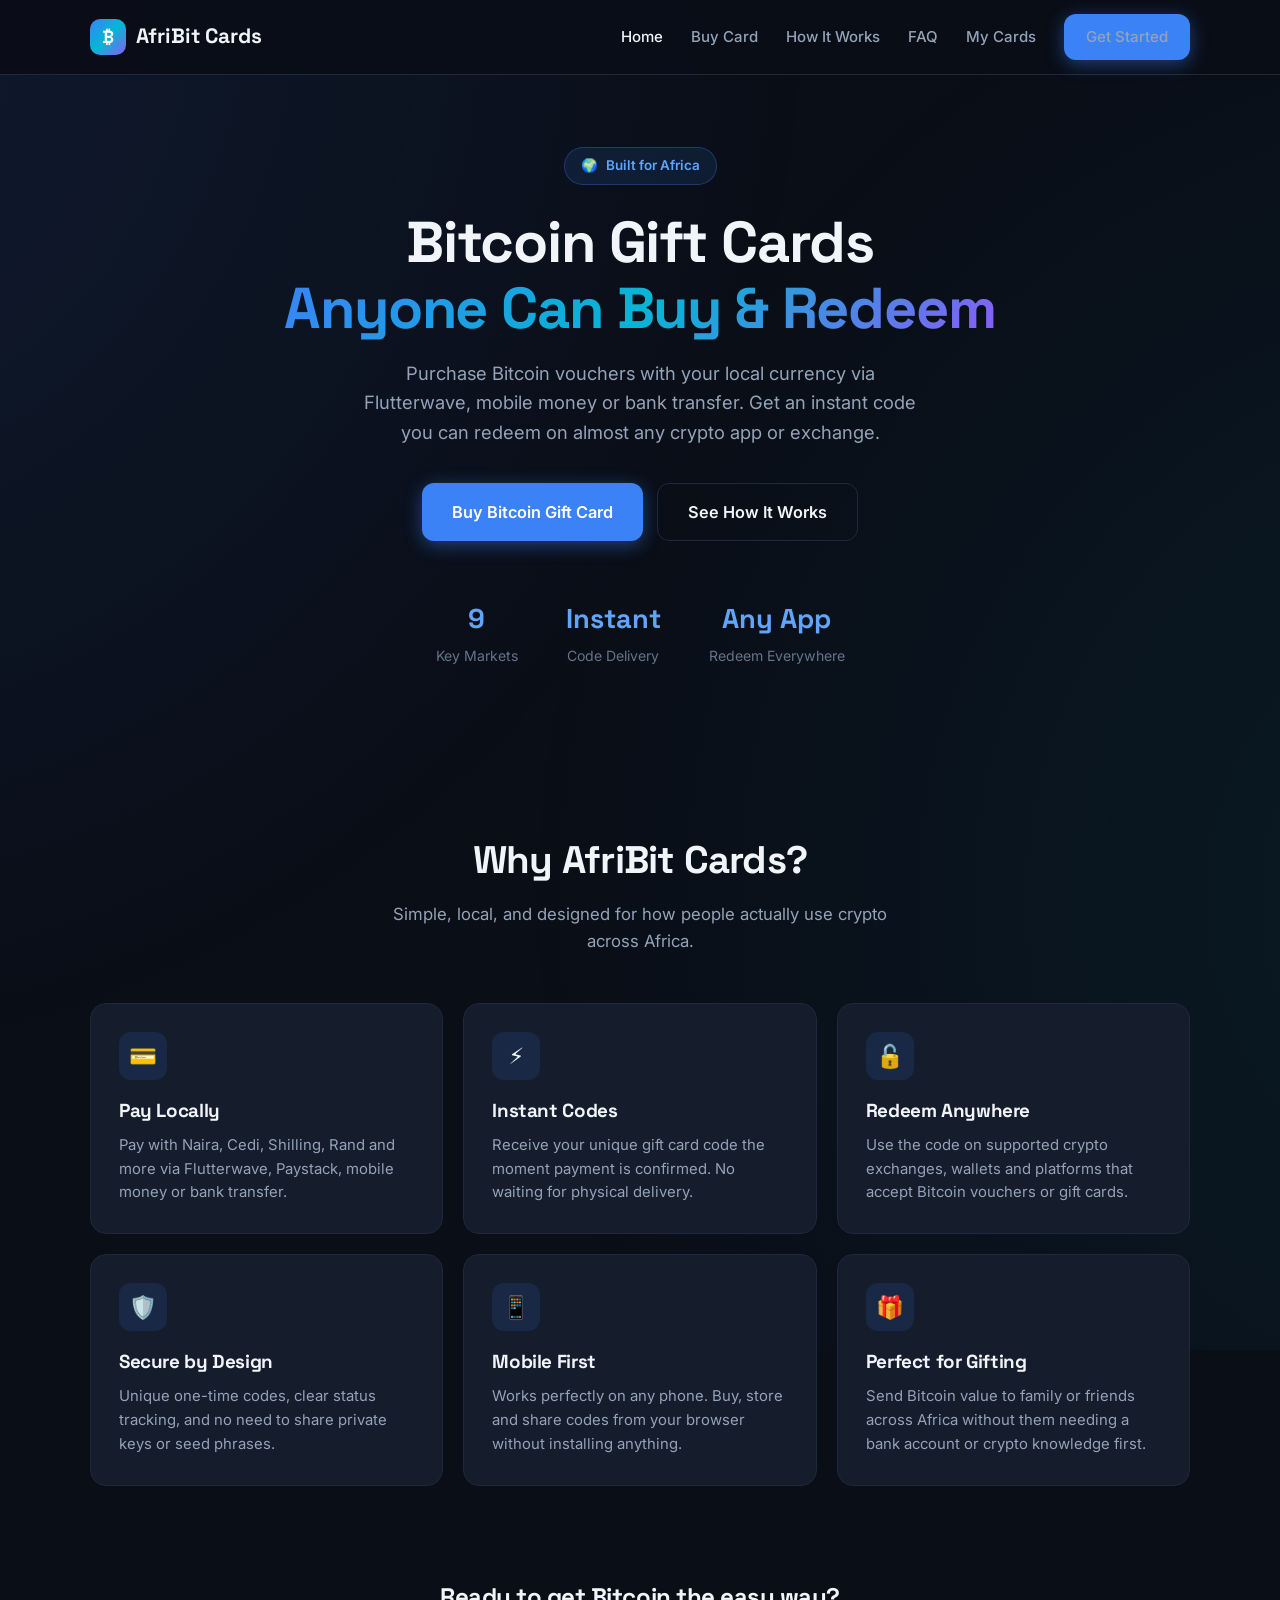
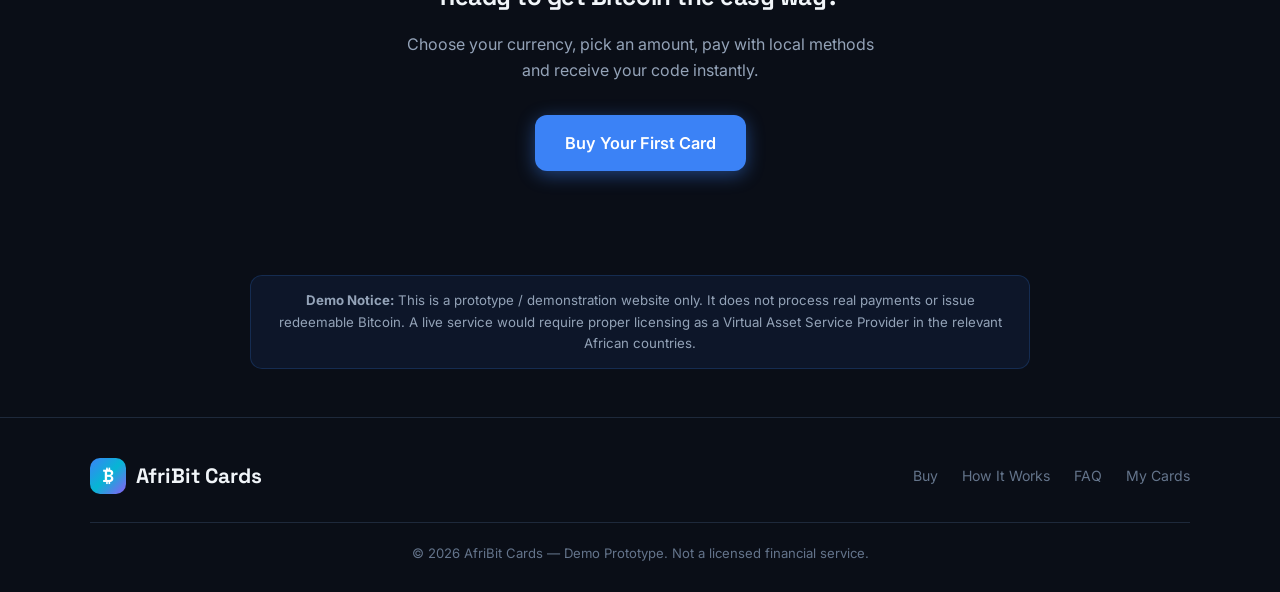
<file: index.html>
<!DOCTYPE html>
<html lang="en">
<head>
  <meta charset="UTF-8">
  <meta name="viewport" content="width=device-width, initial-scale=1.0">
  <title>AfriBit Cards — Bitcoin Gift Cards for Africa</title>
  <meta name="description" content="Buy Bitcoin gift cards with local African currencies. Instant codes redeemable on any crypto app or exchange.">
  <link rel="stylesheet" href="css/style.css">
</head>
<body>
  <!-- Navbar -->
  <nav class="navbar">
    <div class="container nav-inner">
      <a href="index.html" class="logo">
        <div class="logo-icon">₿</div>
        AfriBit Cards
      </a>
      <div class="nav-links">
        <a href="index.html" class="active">Home</a>
        <a href="buy.html">Buy Card</a>
        <a href="how-it-works.html">How It Works</a>
        <a href="faq.html">FAQ</a>
        <a href="my-cards.html">My Cards</a>
        <a href="buy.html" class="btn btn-primary">Get Started</a>
      </div>
      <button class="mobile-toggle" aria-label="Menu">☰</button>
    </div>
  </nav>

  <!-- Hero -->
  <section class="hero">
    <div class="container">
      <div class="hero-badge">
        <span>🌍</span> Built for Africa
      </div>
      <h1>Bitcoin Gift Cards<br><span>Anyone Can Buy & Redeem</span></h1>
      <p>
        Purchase Bitcoin vouchers with your local currency via Flutterwave, mobile money or bank transfer. 
        Get an instant code you can redeem on almost any crypto app or exchange.
      </p>
      <div class="hero-cta">
        <a href="buy.html" class="btn btn-primary btn-lg">Buy Bitcoin Gift Card</a>
        <a href="how-it-works.html" class="btn btn-outline btn-lg">See How It Works</a>
      </div>

      <div class="hero-stats">
        <div class="stat">
          <div class="stat-value">9</div>
          <div class="stat-label">Key Markets</div>
        </div>
        <div class="stat">
          <div class="stat-value">Instant</div>
          <div class="stat-label">Code Delivery</div>
        </div>
        <div class="stat">
          <div class="stat-value">Any App</div>
          <div class="stat-label">Redeem Everywhere</div>
        </div>
      </div>
    </div>
  </section>

  <!-- Features -->
  <section class="section">
    <div class="container">
      <div class="section-header">
        <h2>Why AfriBit Cards?</h2>
        <p>Simple, local, and designed for how people actually use crypto across Africa.</p>
      </div>

      <div class="features-grid">
        <div class="feature-card">
          <div class="feature-icon">💳</div>
          <h3>Pay Locally</h3>
          <p>Pay with Naira, Cedi, Shilling, Rand and more via Flutterwave, Paystack, mobile money or bank transfer.</p>
        </div>
        <div class="feature-card">
          <div class="feature-icon">⚡</div>
          <h3>Instant Codes</h3>
          <p>Receive your unique gift card code the moment payment is confirmed. No waiting for physical delivery.</p>
        </div>
        <div class="feature-card">
          <div class="feature-icon">🔓</div>
          <h3>Redeem Anywhere</h3>
          <p>Use the code on supported crypto exchanges, wallets and platforms that accept Bitcoin vouchers or gift cards.</p>
        </div>
        <div class="feature-card">
          <div class="feature-icon">🛡️</div>
          <h3>Secure by Design</h3>
          <p>Unique one-time codes, clear status tracking, and no need to share private keys or seed phrases.</p>
        </div>
        <div class="feature-card">
          <div class="feature-icon">📱</div>
          <h3>Mobile First</h3>
          <p>Works perfectly on any phone. Buy, store and share codes from your browser without installing anything.</p>
        </div>
        <div class="feature-card">
          <div class="feature-icon">🎁</div>
          <h3>Perfect for Gifting</h3>
          <p>Send Bitcoin value to family or friends across Africa without them needing a bank account or crypto knowledge first.</p>
        </div>
      </div>
    </div>
  </section>

  <!-- CTA -->
  <section class="section" style="padding-top: 20px;">
    <div class="container text-center">
      <h2 style="margin-bottom: 16px;">Ready to get Bitcoin the easy way?</h2>
      <p style="color: var(--text-secondary); margin-bottom: 32px; max-width: 480px; margin-left: auto; margin-right: auto;">
        Choose your currency, pick an amount, pay with local methods and receive your code instantly.
      </p>
      <a href="buy.html" class="btn btn-primary btn-lg">Buy Your First Card</a>
    </div>
  </section>

  <div class="disclaimer">
    <strong>Demo Notice:</strong> This is a prototype / demonstration website only. 
    It does not process real payments or issue redeemable Bitcoin. 
    A live service would require proper licensing as a Virtual Asset Service Provider in the relevant African countries.
  </div>

  <!-- Footer -->
  <footer class="footer">
    <div class="container">
      <div class="footer-inner">
        <a href="index.html" class="logo">
          <div class="logo-icon">₿</div>
          AfriBit Cards
        </a>
        <div class="footer-links">
          <a href="buy.html">Buy</a>
          <a href="how-it-works.html">How It Works</a>
          <a href="faq.html">FAQ</a>
          <a href="my-cards.html">My Cards</a>
        </div>
      </div>
      <div class="footer-bottom">
        © 2026 AfriBit Cards — Demo Prototype. Not a licensed financial service.
      </div>
    </div>
  </footer>

  <script src="js/main.js"></script>
</body>
</html>
</file>
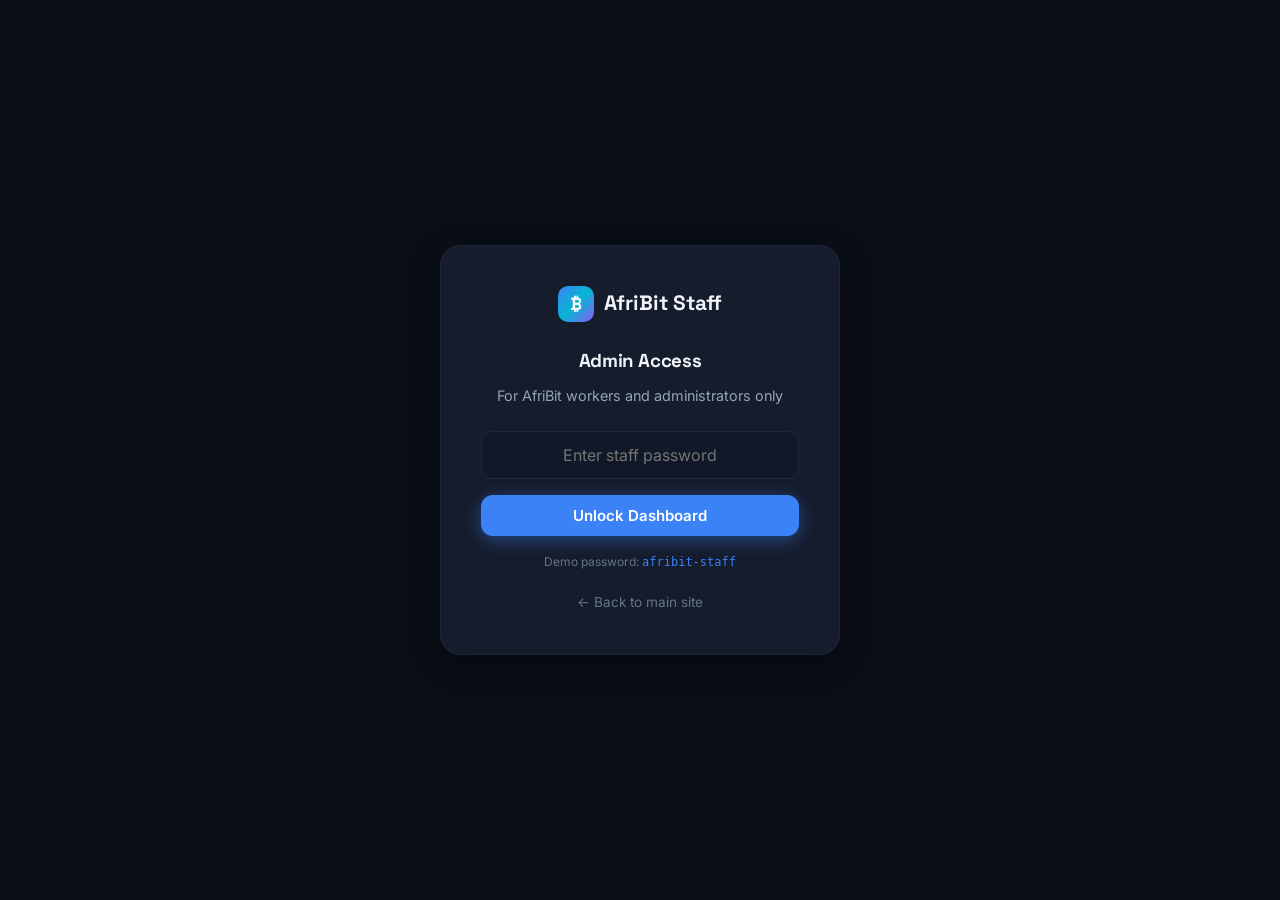
<file: admin.html>
<!DOCTYPE html>
<html lang="en">
<head>
  <meta charset="UTF-8">
  <meta name="viewport" content="width=device-width, initial-scale=1.0">
  <title>Admin Dashboard — AfriBit Cards (Demo)</title>
  <link rel="stylesheet" href="css/style.css">
  <style>
    .admin-header {
      display: flex;
      justify-content: space-between;
      align-items: center;
      margin-bottom: 32px;
      flex-wrap: wrap;
      gap: 16px;
    }
    .stats-row {
      display: grid;
      grid-template-columns: repeat(auto-fit, minmax(160px, 1fr));
      gap: 16px;
      margin-bottom: 32px;
    }
    .stat-box {
      background: var(--bg-card);
      border: 1px solid var(--border);
      border-radius: var(--radius-sm);
      padding: 20px;
      text-align: center;
    }
    .stat-box .num {
      font-family: 'Space Grotesk', sans-serif;
      font-size: 1.8rem;
      font-weight: 700;
      color: var(--accent);
    }
    .stat-box .label {
      font-size: 0.85rem;
      color: var(--text-muted);
      margin-top: 4px;
    }
    .table-wrap {
      overflow-x: auto;
      background: var(--bg-card);
      border: 1px solid var(--border);
      border-radius: var(--radius);
    }
    table {
      width: 100%;
      border-collapse: collapse;
      font-size: 0.9rem;
    }
    th, td {
      padding: 14px 16px;
      text-align: left;
      border-bottom: 1px solid var(--border);
    }
    th {
      background: var(--bg-secondary);
      color: var(--text-secondary);
      font-weight: 600;
      font-size: 0.8rem;
      text-transform: uppercase;
      letter-spacing: 0.04em;
    }
    tr:last-child td { border-bottom: none; }
    tr:hover td { background: rgba(247,147,26,0.04); }
    .code-cell {
      font-family: 'Space Grotesk', monospace;
      color: var(--accent);
      font-weight: 600;
      letter-spacing: 0.5px;
    }
    .badge {
      display: inline-block;
      padding: 4px 10px;
      border-radius: 20px;
      font-size: 0.75rem;
      font-weight: 600;
    }
    .badge-active { background: rgba(0,214,143,0.15); color: var(--success); }
    .badge-sent { background: rgba(139,92,246,0.15); color: #a78bfa; }
    .action-btns { display: flex; gap: 8px; }
    .btn-sm {
      padding: 6px 12px;
      font-size: 0.8rem;
      border-radius: 8px;
    }
    .email-preview {
      background: var(--bg-secondary);
      border: 1px solid var(--border);
      border-radius: 12px;
      padding: 20px;
      margin-top: 16px;
      font-size: 0.9rem;
      line-height: 1.6;
      display: none;
    }
    .email-preview.show { display: block; }
    .email-preview .subject {
      font-weight: 700;
      margin-bottom: 12px;
      padding-bottom: 8px;
      border-bottom: 1px solid var(--border);
    }
  </style>
</head>

<body>
  <!-- Simple staff login gate (demo only - not real security) -->
  <div id="loginGate" style="position:fixed;inset:0;background:var(--bg-primary);z-index:9999;display:flex;align-items:center;justify-content:center;">
    <div style="background:var(--bg-card);border:1px solid var(--border);border-radius:20px;padding:40px;width:90%;max-width:400px;text-align:center;box-shadow:var(--shadow);">
      <div class="logo" style="justify-content:center;margin-bottom:24px;">
        <div class="logo-icon">₿</div>
        AfriBit Staff
      </div>
      <h3 style="margin-bottom:8px;">Admin Access</h3>
      <p style="color:var(--text-secondary);font-size:0.9rem;margin-bottom:24px;">For AfriBit workers and administrators only</p>
      <input type="password" id="adminPass" class="form-control" placeholder="Enter staff password" style="margin-bottom:16px;text-align:center;" onkeydown="if(event.key==='Enter') checkAdminPass()">
      <button class="btn btn-primary btn-block" onclick="checkAdminPass()">Unlock Dashboard</button>
      <p style="font-size:0.75rem;color:var(--text-muted);margin-top:16px;">Demo password: <code style="color:var(--accent);">afribit-staff</code></p>
      <a href="index.html" style="display:inline-block;margin-top:20px;color:var(--text-muted);font-size:0.85rem;">← Back to main site</a>
    </div>
  </div>

  <div id="adminContent" style="display:none;">

  <nav class="navbar">
    <div class="container nav-inner">
      <a href="index.html" class="logo">
        <div class="logo-icon">₿</div>
        AfriBit Cards
      </a>
      <div class="nav-links">
        <a href="index.html">Home</a>
        <a href="buy.html">Buy Card</a>
        <a href="how-it-works.html">How It Works</a>
        <a href="faq.html">FAQ</a>
        <a href="my-cards.html">My Cards</a>
        <a href="admin.html" class="active">Admin</a>
      </div>
      <button class="mobile-toggle">☰</button>
    </div>
  </nav>

  <section class="section" style="padding-top: 40px;">
    <div class="container">
      <div class="admin-header">
        <div>
          <h2 style="margin-bottom: 4px;">Admin Dashboard</h2>
          <p style="color: var(--text-secondary); font-size: 0.95rem;">Demo only — data stored in browser localStorage</p>
        </div>
        <div style="display:flex; gap:12px;">
          <button class="btn btn-outline btn-sm" onclick="clearAllCards()">Clear All Data</button>
          <button class="btn btn-primary btn-sm" onclick="location.href='buy.html'">+ Issue New Card</button>
        </div>
      </div>

      <div class="stats-row" id="statsRow">
        <div class="stat-box">
          <div class="num" id="statTotal">0</div>
          <div class="label">Total Cards</div>
        </div>
        <div class="stat-box">
          <div class="num" id="statActive">0</div>
          <div class="label">Active</div>
        </div>
        <div class="stat-box">
          <div class="num" id="statValue">—</div>
          <div class="label">Est. Value (demo)</div>
        </div>
        <div class="stat-box">
          <div class="num" id="statEmails">0</div>
          <div class="label">Emails Simulated</div>
        </div>
      </div>

      <div class="table-wrap">
        <table>
          <thead>
            <tr>
              <th>Code</th>
              <th>Amount</th>
              <th>Currency</th>
              <th>Date</th>
              <th>Status</th>
              <th>Actions</th>
            </tr>
          </thead>
          <tbody id="adminTableBody">
            <!-- filled by JS -->
          </tbody>
        </table>
      </div>

      <div id="emailPreview" class="email-preview">
        <div class="subject">📧 Simulated Email Preview</div>
        <div id="emailBody"></div>
        <button class="btn btn-outline btn-sm mt-4" onclick="document.getElementById('emailPreview').classList.remove('show')">Close Preview</button>
      </div>
    </div>
  </section>

  <div class="disclaimer">
    <strong>Admin Demo Notice:</strong> This dashboard is purely for demonstration. In a real product it would be protected by authentication, role-based access, and connected to a secure backend database.
  </div>

  <footer class="footer">
    <div class="container">
      <div class="footer-inner">
        <a href="index.html" class="logo">
          <div class="logo-icon">₿</div>
          AfriBit Cards
        </a>
        <div class="footer-links">
          <a href="buy.html">Buy</a>
          <a href="how-it-works.html">How It Works</a>
          <a href="faq.html">FAQ</a>
          <a href="my-cards.html">My Cards</a>
          <a href="admin.html">Admin</a>
        </div>
      </div>
      <div class="footer-bottom">
        © 2026 AfriBit Cards — Demo Prototype
      </div>
    </div>
  </footer>

  <script src="js/main.js"></script>
  <script>
    // Extra admin logic
    function loadAdmin() {
      const cards = JSON.parse(localStorage.getItem('afribit_cards') || '[]');
      const emails = parseInt(localStorage.getItem('afribit_emails') || '0');

      document.getElementById('statTotal').textContent = cards.length;
      document.getElementById('statActive').textContent = cards.filter(c => c.status === 'Active').length;
      document.getElementById('statEmails').textContent = emails;

      // Rough total value display (just count of cards for demo)
      document.getElementById('statValue').textContent = cards.length > 0 ? cards.length + ' cards' : '—';

      const tbody = document.getElementById('adminTableBody');
      if (cards.length === 0) {
        tbody.innerHTML = `<tr><td colspan="6" style="text-align:center;color:var(--text-muted);padding:40px;">No cards issued yet. <a href="buy.html" style="color:var(--accent);">Buy one</a> to see data here.</td></tr>`;
        return;
      }

      tbody.innerHTML = cards.map((c, i) => `
        <tr>
          <td class="code-cell">${c.code}</td>
          <td>${Number(c.amount).toLocaleString()}</td>
          <td>${c.currency}</td>
          <td>${new Date(c.date).toLocaleString()}</td>
          <td><span class="badge badge-active">${c.status}</span></td>
          <td>
            <div class="action-btns">
              <button class="btn btn-outline btn-sm" onclick="simulateEmail('${c.code}', ${c.amount}, '${c.currency}')">📧 Email</button>
              <button class="btn btn-outline btn-sm" onclick="copyAdminCode('${c.code}')">Copy</button>
            </div>
          </td>
        </tr>
      `).join('');
    }

    function simulateEmail(code, amount, currency) {
      const cur = (typeof CURRENCIES !== 'undefined' ? CURRENCIES.find(c => c.code === currency) : null);
      const symbol = cur ? cur.symbol : currency;
      const formatted = symbol + ' ' + Number(amount).toLocaleString();

      const body = `
        <p><strong>To:</strong> customer@example.com</p>
        <p><strong>From:</strong> noreply@afribit.cards</p>
        <p><strong>Subject:</strong> Your AfriBit Bitcoin Gift Card is ready 🎁</p>
        <hr style="border-color:var(--border);margin:16px 0;">
        <p>Hi there,</p>
        <p>Thank you for your purchase! Your Bitcoin gift card has been issued.</p>
        <p><strong>Card Value:</strong> ${formatted}</p>
        <p><strong>Gift Code:</strong></p>
        <div style="background:rgba(247,147,26,0.1);border:1px dashed var(--accent);padding:16px;border-radius:8px;text-align:center;font-family:monospace;font-size:1.2rem;font-weight:700;color:var(--accent);letter-spacing:1px;margin:12px 0;">
          ${code}
        </div>
        <p>Redeem this code on any supported crypto exchange or wallet that accepts AfriBit vouchers to receive Bitcoin.</p>
        <p style="color:var(--text-muted);font-size:0.85rem;">This is a simulated email for demonstration purposes only.</p>
      `;

      document.getElementById('emailBody').innerHTML = body;
      document.getElementById('emailPreview').classList.add('show');

      // Increment email counter
      let count = parseInt(localStorage.getItem('afribit_emails') || '0') + 1;
      localStorage.setItem('afribit_emails', count);
      document.getElementById('statEmails').textContent = count;
    }

    function copyAdminCode(code) {
      navigator.clipboard.writeText(code).then(() => alert('Code copied: ' + code));
    }

    function clearAllCards() {
      if (confirm('Clear all demo cards and email counters from this browser?')) {
        localStorage.removeItem('afribit_cards');
        localStorage.removeItem('afribit_emails');
        loadAdmin();
      }
    }

    document.addEventListener('DOMContentLoaded', loadAdmin);
  </script>

  </div> <!-- end adminContent -->

  <script>
    function checkAdminPass() {
      const pass = document.getElementById('adminPass').value;
      // Demo password - in real product this would be proper auth
      if (pass === 'afribit-staff' || pass === 'afribit2026') {
        sessionStorage.setItem('afribit_admin', '1');
        document.getElementById('loginGate').style.display = 'none';
        document.getElementById('adminContent').style.display = 'block';
        if (typeof loadAdmin === 'function') loadAdmin();
      } else {
        alert('Incorrect password. Access restricted to AfriBit staff only.');
      }
    }
    // Auto unlock if already authenticated in this session
    if (sessionStorage.getItem('afribit_admin') === '1') {
      document.getElementById('loginGate').style.display = 'none';
      document.getElementById('adminContent').style.display = 'block';
    }
  </script>
</body>
</html>
</file>
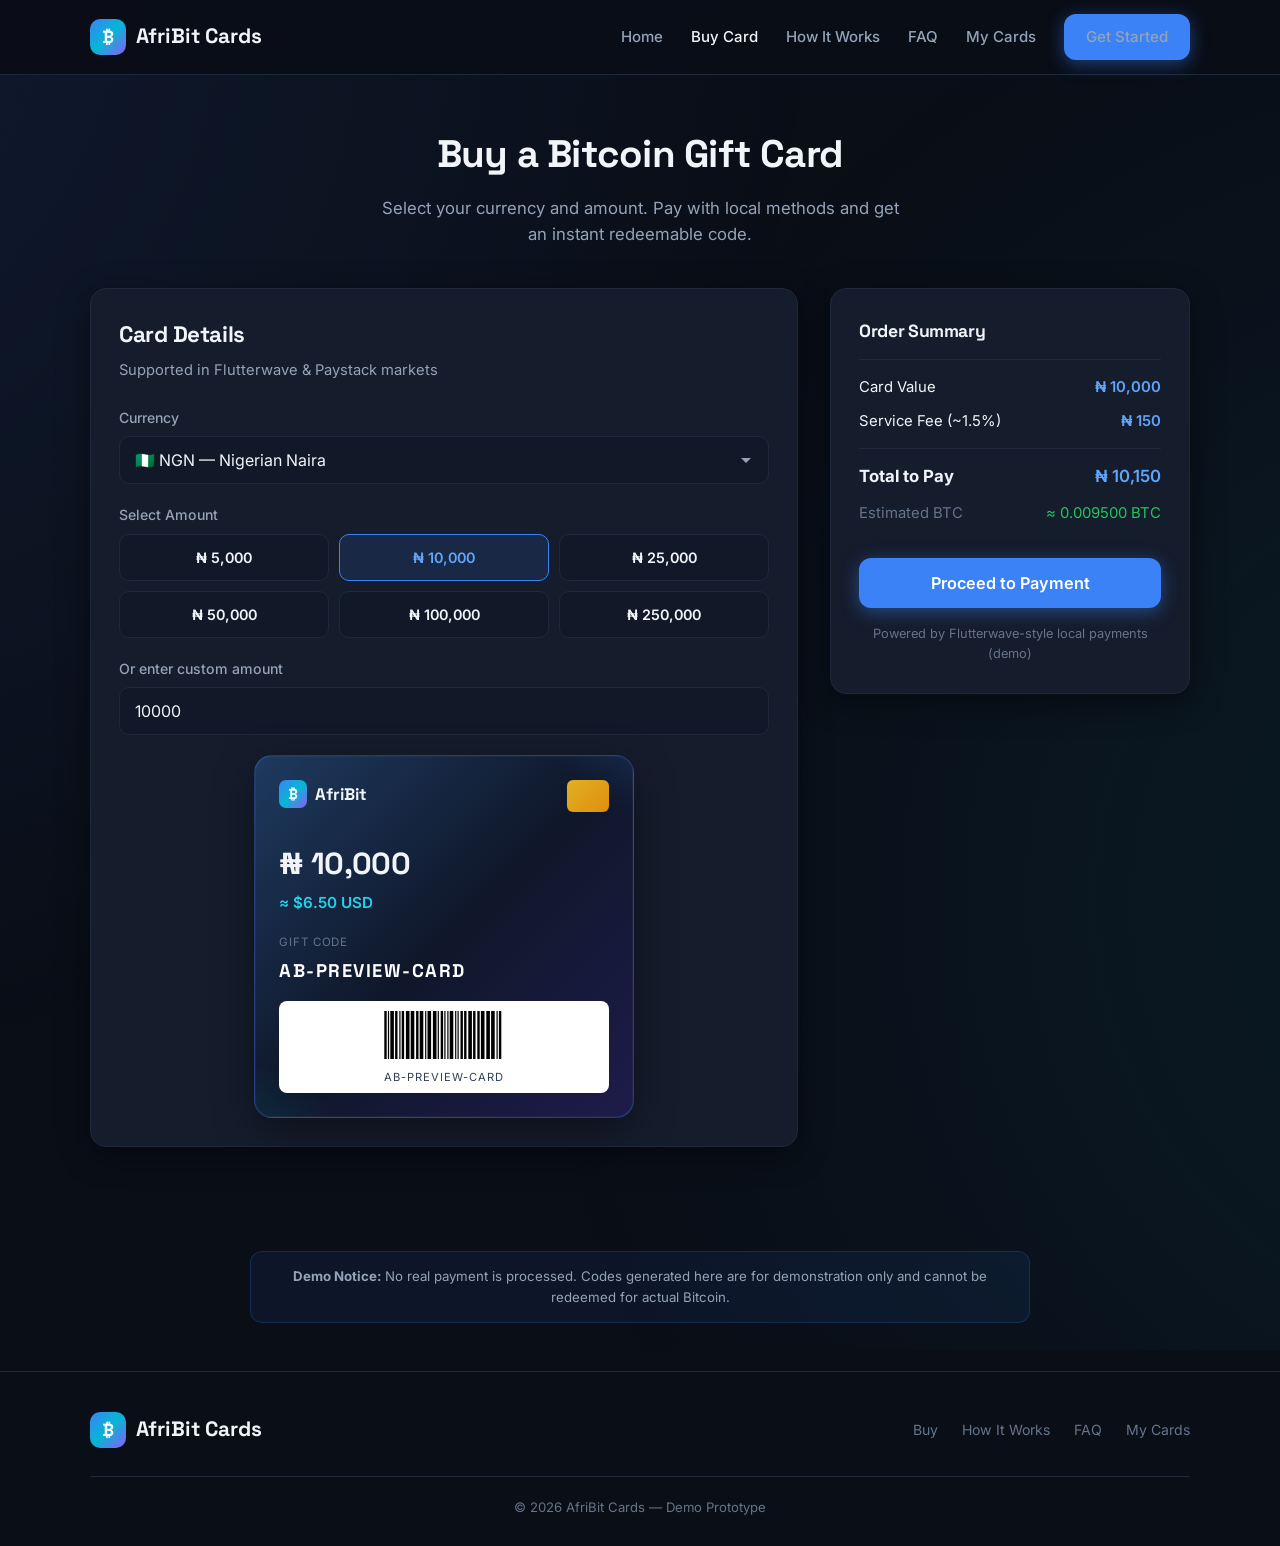
<file: buy.html>
<!DOCTYPE html>
<html lang="en">
<head>
  <meta charset="UTF-8">
  <meta name="viewport" content="width=device-width, initial-scale=1.0">
  <title>Buy Bitcoin Gift Card — AfriBit Cards</title>
  <link rel="stylesheet" href="css/style.css">
</head>
<body>
  <nav class="navbar">
    <div class="container nav-inner">
      <a href="index.html" class="logo">
        <div class="logo-icon">₿</div>
        AfriBit Cards
      </a>
      <div class="nav-links">
        <a href="index.html">Home</a>
        <a href="buy.html" class="active">Buy Card</a>
        <a href="how-it-works.html">How It Works</a>
        <a href="faq.html">FAQ</a>
        <a href="my-cards.html">My Cards</a>
        <a href="buy.html" class="btn btn-primary">Get Started</a>
      </div>
      <button class="mobile-toggle">☰</button>
    </div>
  </nav>

  <section class="section" style="padding-top: 48px;">
    <div class="container">
      <div class="section-header" style="margin-bottom: 40px;">
        <h2>Buy a Bitcoin Gift Card</h2>
        <p>Select your currency and amount. Pay with local methods and get an instant redeemable code.</p>
      </div>

      <div class="buy-layout">
        <!-- Form -->
        <div class="buy-card">
          <h2>Card Details</h2>
          <p class="subtitle">Supported in Flutterwave & Paystack markets</p>

          <div class="form-group">
            <label for="currency">Currency</label>
            <select id="currency" class="form-control">
              <!-- Populated by JS -->
            </select>
          </div>

          <div class="form-group">
            <label>Select Amount</label>
            <div class="amount-grid" id="amountGrid">
              <!-- Populated by JS -->
            </div>
          </div>

          <div class="form-group">
            <label for="customAmount">Or enter custom amount</label>
            <input type="number" id="customAmount" class="form-control" placeholder="Enter amount" min="1">
          </div>

          <div class="gift-preview" id="livePreview">
            <!-- live preview updated by JS -->
          </div>
        </div>

        <!-- Summary -->
        <div class="summary-card">
          <h3>Order Summary</h3>
          <div class="summary-row">
            <span>Card Value</span>
            <span class="value" id="sumAmount">—</span>
          </div>
          <div class="summary-row">
            <span>Service Fee (~1.5%)</span>
            <span class="value" id="sumFee">—</span>
          </div>
          <div class="summary-row total">
            <span>Total to Pay</span>
            <span class="value" id="sumTotal">—</span>
          </div>
          <div class="summary-row" style="margin-top: 12px;">
            <span style="color: var(--text-muted);">Estimated BTC</span>
            <span id="sumBtc" style="color: var(--success);">—</span>
          </div>

          <button class="btn btn-primary btn-block btn-lg mt-6" onclick="openPaymentModal()">
            Proceed to Payment
          </button>

          <p style="font-size: 0.8rem; color: var(--text-muted); text-align: center; margin-top: 16px;">
            Powered by Flutterwave-style local payments (demo)
          </p>
        </div>
      </div>
    </div>
  </section>

  <!-- Payment Modal -->
  <div class="modal-overlay" id="paymentModal">
    <div class="modal">
      <!-- Step 1: Payment -->
      <div id="paymentStep">
        <h3>Complete Payment</h3>
        <p>Choose how you want to pay. This is a simulated flow for demonstration.</p>

        <div class="payment-methods">
          <div class="payment-method selected" onclick="selectPaymentMethod(this)">
            <div class="icon">FW</div>
            <div>
              <div style="font-weight: 600;">Flutterwave</div>
              <div style="font-size: 0.85rem; color: var(--text-muted);">Card, Bank, Mobile Money</div>
            </div>
          </div>
          <div class="payment-method" onclick="selectPaymentMethod(this)">
            <div class="icon">MM</div>
            <div>
              <div style="font-weight: 600;">Mobile Money</div>
              <div style="font-size: 0.85rem; color: var(--text-muted);">M-Pesa, MTN, Airtel, etc.</div>
            </div>
          </div>
          <div class="payment-method" onclick="selectPaymentMethod(this)">
            <div class="icon">BT</div>
            <div>
              <div style="font-weight: 600;">Bank Transfer</div>
              <div style="font-size: 0.85rem; color: var(--text-muted);">Direct local bank transfer</div>
            </div>
          </div>
        </div>

        <button class="btn btn-primary btn-block" id="payBtn" onclick="processPayment()">Pay Now</button>
        <button class="btn btn-outline btn-block mt-4" onclick="closePaymentModal()">Cancel</button>
      </div>

      <!-- Step 2: Success -->
      <div id="successStep" style="display: none; text-align: center;">
        <div style="font-size: 3rem; margin-bottom: 12px;">🎉</div>
        <h3>Payment Successful!</h3>
        <p>Your Bitcoin gift card is ready. Amount: <strong id="successAmount"></strong></p>

        <div class="success-code" id="giftCode">AB-XXXX-XXXX-XXXX</div>

        <button class="btn btn-primary btn-block" id="copyBtn" onclick="copyCode()">Copy Code</button>
        <button class="btn btn-outline btn-block mt-4" id="emailSimBtn" onclick="simulateBuyEmail()">📧 Simulate Email Receipt</button>
        <a href="my-cards.html" class="btn btn-outline btn-block mt-4">View My Cards</a>
        <button class="btn btn-outline btn-block mt-4" onclick="closeSuccess()" style="margin-top: 12px;">Buy Another</button>
        <div id="buyEmailPreview" style="display:none; margin-top:16px; text-align:left; background:var(--bg-secondary); border:1px solid var(--border); border-radius:12px; padding:16px; font-size:0.85rem;"></div>
      </div>
    </div>
  </div>

  <div class="disclaimer">
    <strong>Demo Notice:</strong> No real payment is processed. Codes generated here are for demonstration only and cannot be redeemed for actual Bitcoin.
  </div>

  <footer class="footer">
    <div class="container">
      <div class="footer-inner">
        <a href="index.html" class="logo">
          <div class="logo-icon">₿</div>
          AfriBit Cards
        </a>
        <div class="footer-links">
          <a href="buy.html">Buy</a>
          <a href="how-it-works.html">How It Works</a>
          <a href="faq.html">FAQ</a>
          <a href="my-cards.html">My Cards</a>
        </div>
      </div>
      <div class="footer-bottom">
        © 2026 AfriBit Cards — Demo Prototype
      </div>
    </div>
  </footer>

  <script src="js/main.js"></script>
</body>
</html>
</file>
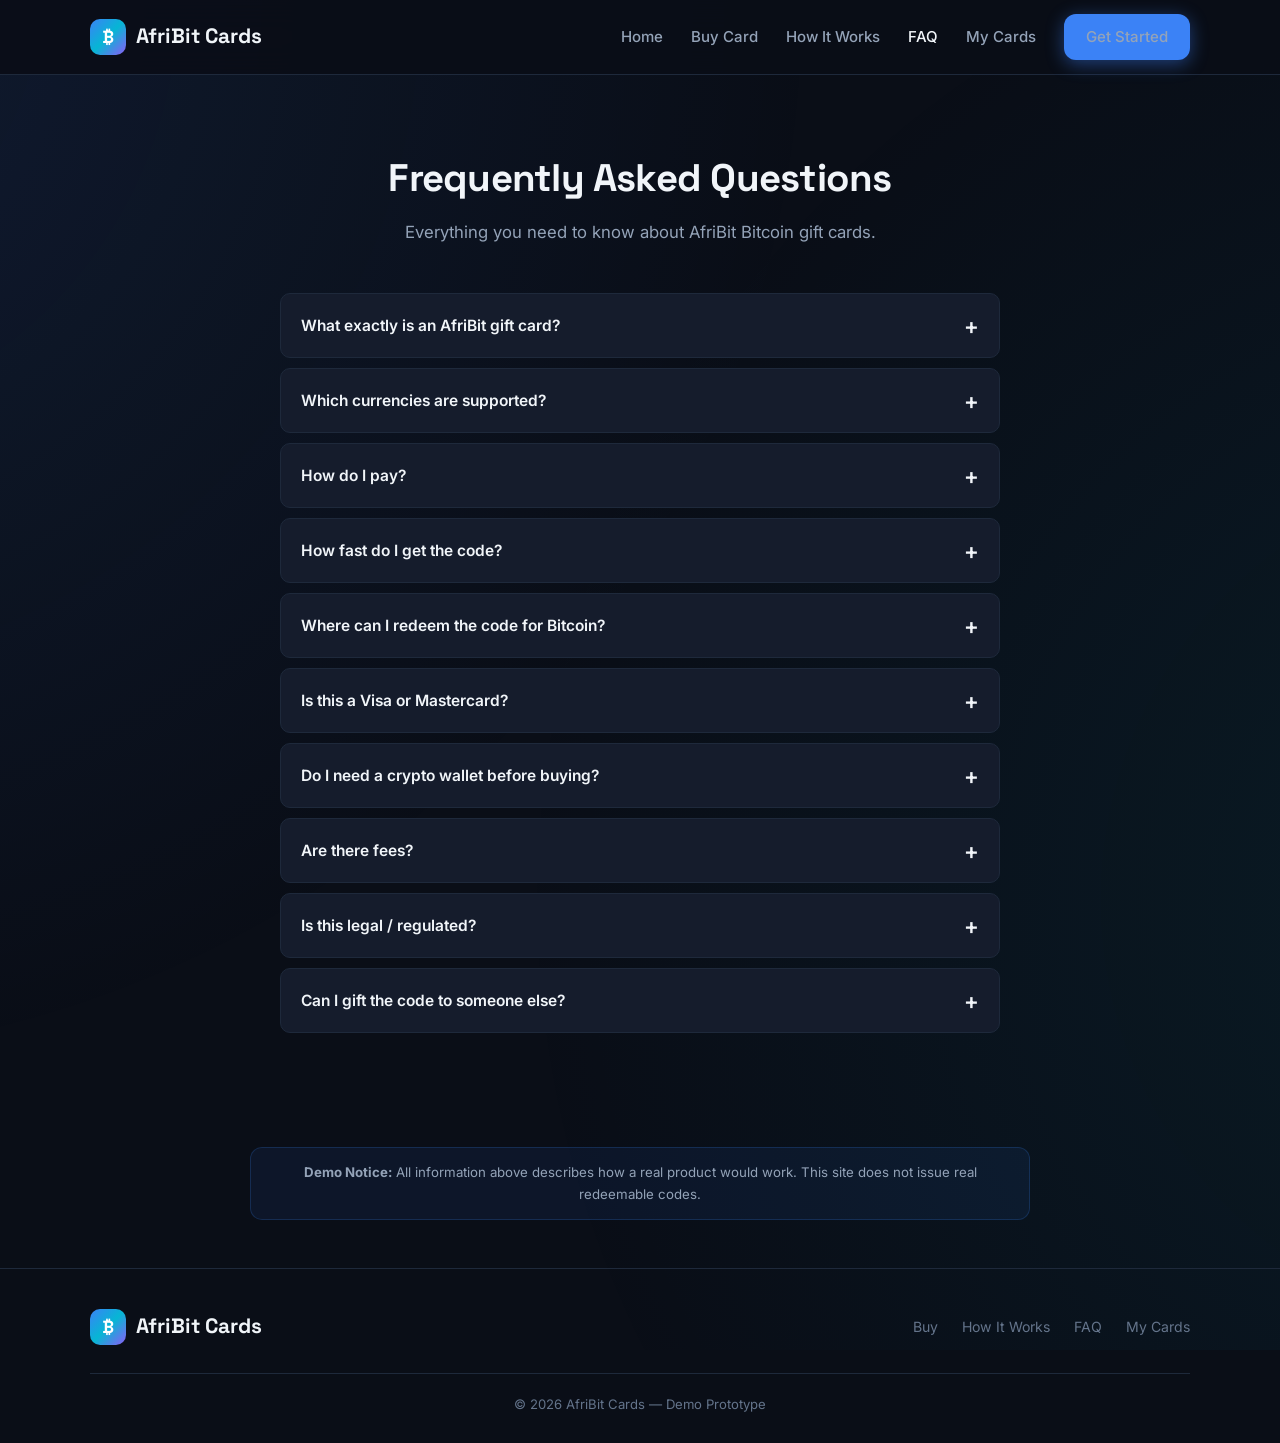
<file: faq.html>
<!DOCTYPE html>
<html lang="en">
<head>
  <meta charset="UTF-8">
  <meta name="viewport" content="width=device-width, initial-scale=1.0">
  <title>FAQ — AfriBit Cards</title>
  <link rel="stylesheet" href="css/style.css">
</head>
<body>
  <nav class="navbar">
    <div class="container nav-inner">
      <a href="index.html" class="logo">
        <div class="logo-icon">₿</div>
        AfriBit Cards
      </a>
      <div class="nav-links">
        <a href="index.html">Home</a>
        <a href="buy.html">Buy Card</a>
        <a href="how-it-works.html">How It Works</a>
        <a href="faq.html" class="active">FAQ</a>
        <a href="my-cards.html">My Cards</a>
        <a href="buy.html" class="btn btn-primary">Get Started</a>
      </div>
      <button class="mobile-toggle">☰</button>
    </div>
  </nav>

  <section class="section">
    <div class="container">
      <div class="section-header">
        <h2>Frequently Asked Questions</h2>
        <p>Everything you need to know about AfriBit Bitcoin gift cards.</p>
      </div>

      <div class="faq-list">
        <div class="faq-item">
          <button class="faq-question">
            What exactly is an AfriBit gift card?
            <span style="font-size: 1.4rem; transition: transform 0.2s;">+</span>
          </button>
          <div class="faq-answer">
            It is a digital voucher you buy with local African currency. After payment you receive a unique code that can be redeemed for Bitcoin on supported crypto platforms and apps.
          </div>
        </div>

        <div class="faq-item">
          <button class="faq-question">
            Which currencies are supported?
            <span style="font-size: 1.4rem;">+</span>
          </button>
          <div class="faq-answer">
            We focus on currencies supported by Flutterwave and Paystack: Nigerian Naira (NGN), Ghanaian Cedi (GHS), Kenyan Shilling (KES), South African Rand (ZAR), Ugandan Shilling (UGX), Tanzanian Shilling (TZS), Rwandan Franc (RWF), West African CFA (XOF), and USD.
          </div>
        </div>

        <div class="faq-item">
          <button class="faq-question">
            How do I pay?
            <span style="font-size: 1.4rem;">+</span>
          </button>
          <div class="faq-answer">
            In a live version you would pay via Flutterwave (cards, bank transfers), mobile money providers (M-Pesa, MTN, Airtel, etc.) or direct bank transfer depending on your country.
          </div>
        </div>

        <div class="faq-item">
          <button class="faq-question">
            How fast do I get the code?
            <span style="font-size: 1.4rem;">+</span>
          </button>
          <div class="faq-answer">
            Instantly after successful payment confirmation. The code appears on screen and is also saved under “My Cards”.
          </div>
        </div>

        <div class="faq-item">
          <button class="faq-question">
            Where can I redeem the code for Bitcoin?
            <span style="font-size: 1.4rem;">+</span>
          </button>
          <div class="faq-answer">
            On any crypto exchange, wallet or website that accepts AfriBit (or partner) voucher codes. In a real deployment this would include popular African and international platforms that have integrated the redemption API.
          </div>
        </div>

        <div class="faq-item">
          <button class="faq-question">
            Is this a Visa or Mastercard?
            <span style="font-size: 1.4rem;">+</span>
          </button>
          <div class="faq-answer">
            No. These are digital gift cards / vouchers, not bank-issued payment cards. They cannot be used at POS terminals or for online shopping like a debit card. Their purpose is to convert local currency into Bitcoin via redemption.
          </div>
        </div>

        <div class="faq-item">
          <button class="faq-question">
            Do I need a crypto wallet before buying?
            <span style="font-size: 1.4rem;">+</span>
          </button>
          <div class="faq-answer">
            Not to buy the card. You only need a wallet or exchange account when you are ready to redeem the code for actual Bitcoin.
          </div>
        </div>

        <div class="faq-item">
          <button class="faq-question">
            Are there fees?
            <span style="font-size: 1.4rem;">+</span>
          </button>
          <div class="faq-answer">
            A small service fee (shown as ~1.5% in this demo) covers payment processing and platform costs. The exact fee would be clearly displayed before you pay in a live product.
          </div>
        </div>

        <div class="faq-item">
          <button class="faq-question">
            Is this legal / regulated?
            <span style="font-size: 1.4rem;">+</span>
          </button>
          <div class="faq-answer">
            Selling instruments that convert fiat into crypto is a regulated activity in most African countries (Nigeria, Kenya, South Africa, etc.). A real business would need the appropriate VASP / digital asset licences and AML/KYC systems. This website is only a design prototype.
          </div>
        </div>

        <div class="faq-item">
          <button class="faq-question">
            Can I gift the code to someone else?
            <span style="font-size: 1.4rem;">+</span>
          </button>
          <div class="faq-answer">
            Yes. The code is just a string of characters. You can send it via message, email or any channel. The recipient redeems it on a supported platform.
          </div>
        </div>
      </div>
    </div>
  </section>

  <div class="disclaimer">
    <strong>Demo Notice:</strong> All information above describes how a real product would work. This site does not issue real redeemable codes.
  </div>

  <footer class="footer">
    <div class="container">
      <div class="footer-inner">
        <a href="index.html" class="logo">
          <div class="logo-icon">₿</div>
          AfriBit Cards
        </a>
        <div class="footer-links">
          <a href="buy.html">Buy</a>
          <a href="how-it-works.html">How It Works</a>
          <a href="faq.html">FAQ</a>
          <a href="my-cards.html">My Cards</a>
        </div>
      </div>
      <div class="footer-bottom">
        © 2026 AfriBit Cards — Demo Prototype
      </div>
    </div>
  </footer>

  <script src="js/main.js"></script>
</body>
</html>
</file>
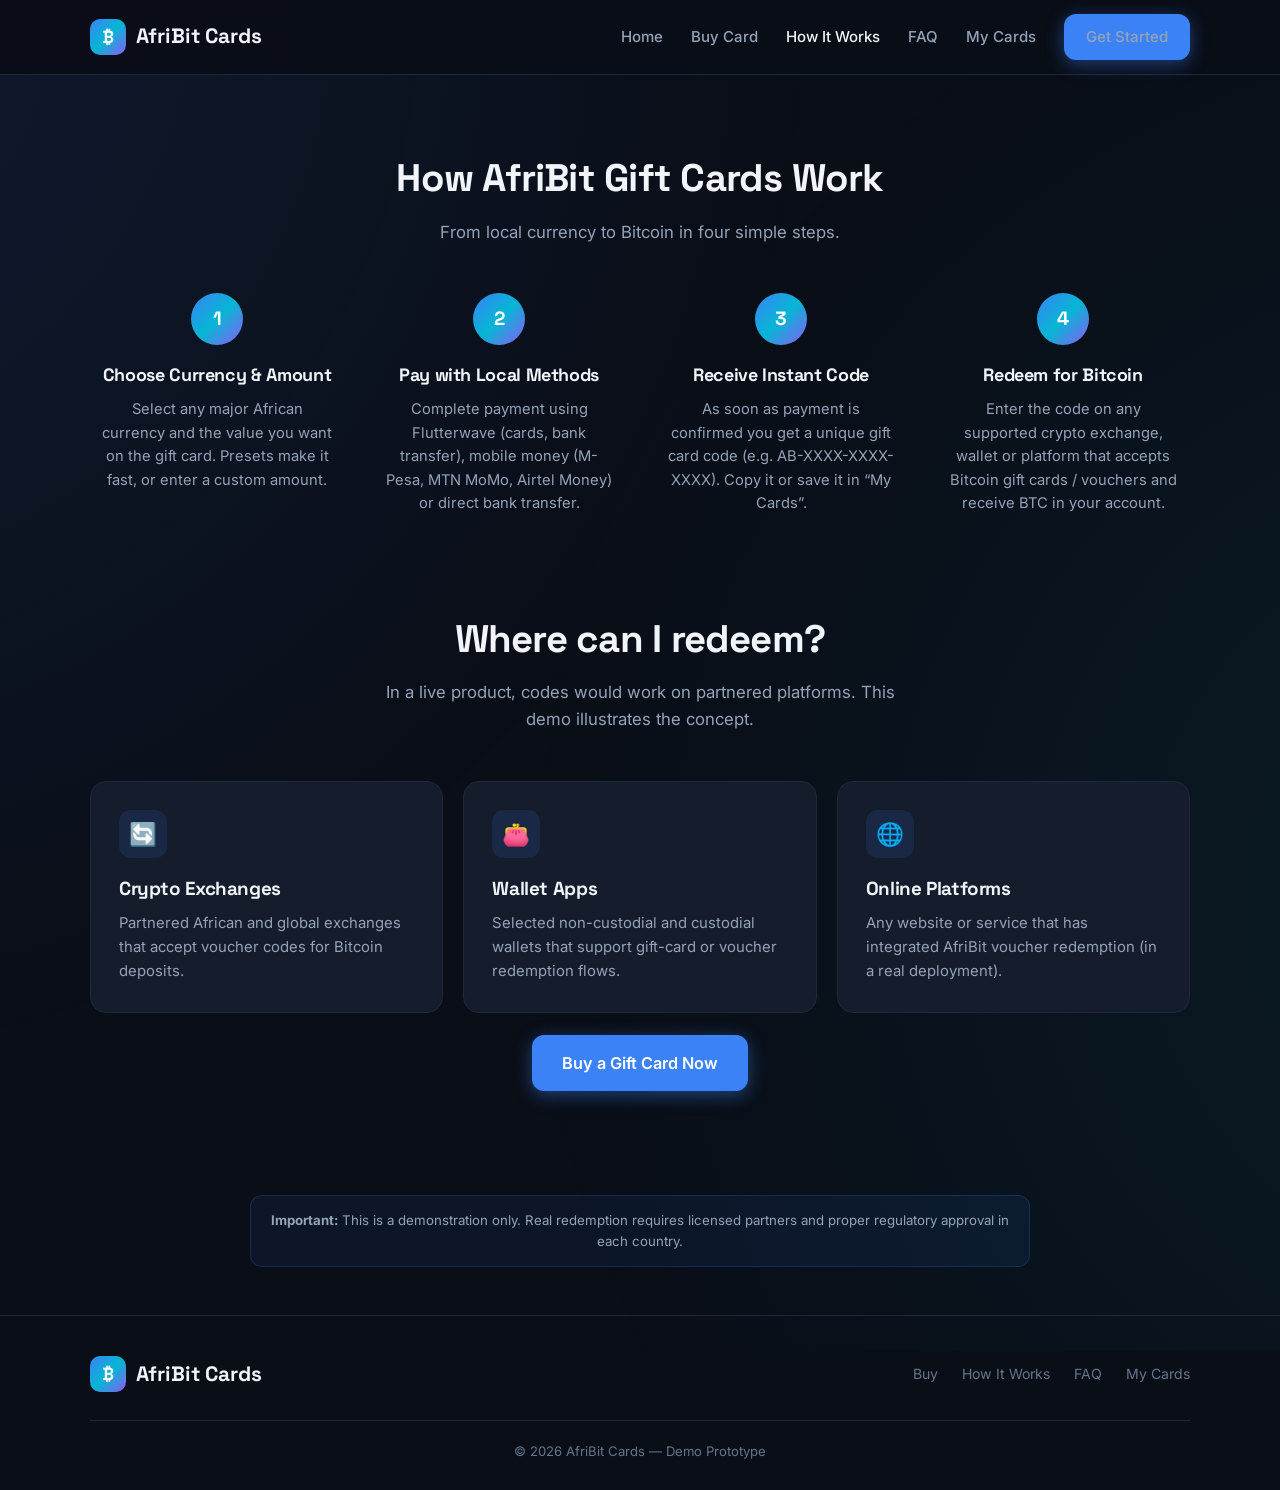
<file: how-it-works.html>
<!DOCTYPE html>
<html lang="en">
<head>
  <meta charset="UTF-8">
  <meta name="viewport" content="width=device-width, initial-scale=1.0">
  <title>How It Works — AfriBit Cards</title>
  <link rel="stylesheet" href="css/style.css">
</head>
<body>
  <nav class="navbar">
    <div class="container nav-inner">
      <a href="index.html" class="logo">
        <div class="logo-icon">₿</div>
        AfriBit Cards
      </a>
      <div class="nav-links">
        <a href="index.html">Home</a>
        <a href="buy.html">Buy Card</a>
        <a href="how-it-works.html" class="active">How It Works</a>
        <a href="faq.html">FAQ</a>
        <a href="my-cards.html">My Cards</a>
        <a href="buy.html" class="btn btn-primary">Get Started</a>
      </div>
      <button class="mobile-toggle">☰</button>
    </div>
  </nav>

  <section class="section">
    <div class="container">
      <div class="section-header">
        <h2>How AfriBit Gift Cards Work</h2>
        <p>From local currency to Bitcoin in four simple steps.</p>
      </div>

      <div class="steps">
        <div class="step">
          <div class="step-number">1</div>
          <h3>Choose Currency & Amount</h3>
          <p>Select any major African currency and the value you want on the gift card. Presets make it fast, or enter a custom amount.</p>
        </div>
        <div class="step">
          <div class="step-number">2</div>
          <h3>Pay with Local Methods</h3>
          <p>Complete payment using Flutterwave (cards, bank transfer), mobile money (M-Pesa, MTN MoMo, Airtel Money) or direct bank transfer.</p>
        </div>
        <div class="step">
          <div class="step-number">3</div>
          <h3>Receive Instant Code</h3>
          <p>As soon as payment is confirmed you get a unique gift card code (e.g. AB-XXXX-XXXX-XXXX). Copy it or save it in “My Cards”.</p>
        </div>
        <div class="step">
          <div class="step-number">4</div>
          <h3>Redeem for Bitcoin</h3>
          <p>Enter the code on any supported crypto exchange, wallet or platform that accepts Bitcoin gift cards / vouchers and receive BTC in your account.</p>
        </div>
      </div>
    </div>
  </section>

  <section class="section" style="padding-top: 20px;">
    <div class="container">
      <div class="section-header">
        <h2>Where can I redeem?</h2>
        <p>In a live product, codes would work on partnered platforms. This demo illustrates the concept.</p>
      </div>

      <div class="features-grid">
        <div class="feature-card">
          <div class="feature-icon">🔄</div>
          <h3>Crypto Exchanges</h3>
          <p>Partnered African and global exchanges that accept voucher codes for Bitcoin deposits.</p>
        </div>
        <div class="feature-card">
          <div class="feature-icon">👛</div>
          <h3>Wallet Apps</h3>
          <p>Selected non-custodial and custodial wallets that support gift-card or voucher redemption flows.</p>
        </div>
        <div class="feature-card">
          <div class="feature-icon">🌐</div>
          <h3>Online Platforms</h3>
          <p>Any website or service that has integrated AfriBit voucher redemption (in a real deployment).</p>
        </div>
      </div>

      <div class="text-center mt-6">
        <a href="buy.html" class="btn btn-primary btn-lg">Buy a Gift Card Now</a>
      </div>
    </div>
  </section>

  <div class="disclaimer">
    <strong>Important:</strong> This is a demonstration only. Real redemption requires licensed partners and proper regulatory approval in each country.
  </div>

  <footer class="footer">
    <div class="container">
      <div class="footer-inner">
        <a href="index.html" class="logo">
          <div class="logo-icon">₿</div>
          AfriBit Cards
        </a>
        <div class="footer-links">
          <a href="buy.html">Buy</a>
          <a href="how-it-works.html">How It Works</a>
          <a href="faq.html">FAQ</a>
          <a href="my-cards.html">My Cards</a>
        </div>
      </div>
      <div class="footer-bottom">
        © 2026 AfriBit Cards — Demo Prototype
      </div>
    </div>
  </footer>

  <script src="js/main.js"></script>
</body>
</html>
</file>
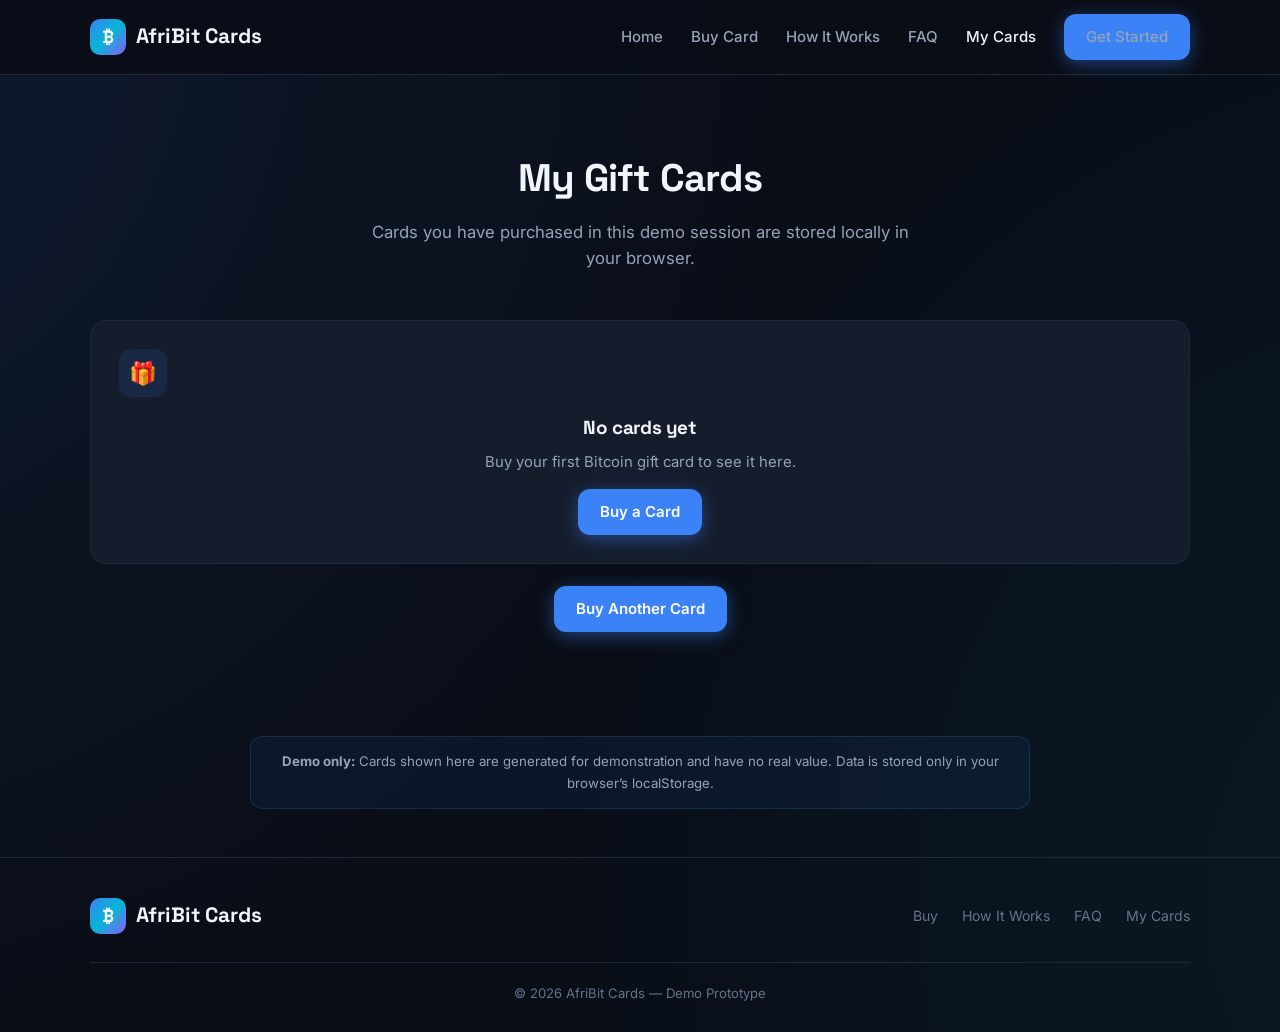
<file: my-cards.html>
<!DOCTYPE html>
<html lang="en">
<head>
  <meta charset="UTF-8">
  <meta name="viewport" content="width=device-width, initial-scale=1.0">
  <title>My Cards — AfriBit Cards</title>
  <link rel="stylesheet" href="css/style.css">
</head>
<body>
  <nav class="navbar">
    <div class="container nav-inner">
      <a href="index.html" class="logo">
        <div class="logo-icon">₿</div>
        AfriBit Cards
      </a>
      <div class="nav-links">
        <a href="index.html">Home</a>
        <a href="buy.html">Buy Card</a>
        <a href="how-it-works.html">How It Works</a>
        <a href="faq.html">FAQ</a>
        <a href="my-cards.html" class="active">My Cards</a>
        <a href="buy.html" class="btn btn-primary">Get Started</a>
      </div>
      <button class="mobile-toggle">☰</button>
    </div>
  </nav>

  <section class="section">
    <div class="container">
      <div class="section-header">
        <h2>My Gift Cards</h2>
        <p>Cards you have purchased in this demo session are stored locally in your browser.</p>
      </div>

      <div class="features-grid" id="cardsList">
        <!-- Populated by JS -->
      </div>

      <div class="text-center mt-6">
        <a href="buy.html" class="btn btn-primary">Buy Another Card</a>
      </div>
    </div>
  </section>

  <div class="disclaimer">
    <strong>Demo only:</strong> Cards shown here are generated for demonstration and have no real value. Data is stored only in your browser’s localStorage.
  </div>

  <footer class="footer">
    <div class="container">
      <div class="footer-inner">
        <a href="index.html" class="logo">
          <div class="logo-icon">₿</div>
          AfriBit Cards
        </a>
        <div class="footer-links">
          <a href="buy.html">Buy</a>
          <a href="how-it-works.html">How It Works</a>
          <a href="faq.html">FAQ</a>
          <a href="my-cards.html">My Cards</a>
        </div>
      </div>
      <div class="footer-bottom">
        © 2026 AfriBit Cards — Demo Prototype
      </div>
    </div>
  </footer>

  <script src="js/main.js"></script>
</body>
</html>
</file>
<file: css/style.css>
/* AfriBit Cards - Dark Blue Modern Fintech Theme */
@import url('https://fonts.googleapis.com/css2?family=Inter:wght@300;400;500;600;700;800&family=Space+Grotesk:wght@500;600;700&display=swap');

:root {
  --bg-primary: #0a0e17;
  --bg-secondary: #111827;
  --bg-card: #151c2c;
  --bg-card-hover: #1c2538;
  --border: #1e293b;
  --border-glow: rgba(59, 130, 246, 0.35);
  --text-primary: #f1f5f9;
  --text-secondary: #94a3b8;
  --text-muted: #64748b;
  --accent: #3b82f6;
  --accent-hover: #60a5fa;
  --accent-glow: rgba(59, 130, 246, 0.45);
  --success: #22c55e;
  --cyan: #22d3ee;
  --gradient: linear-gradient(135deg, #3b82f6 0%, #06b6d4 50%, #8b5cf6 100%);
  --gradient-card: linear-gradient(135deg, #1e3a5f 0%, #0f172a 50%, #1e1b4b 100%);
  --radius: 16px;
  --radius-sm: 10px;
  --shadow: 0 8px 32px rgba(0, 0, 0, 0.45);
  --shadow-glow: 0 0 40px rgba(59, 130, 246, 0.18);
}

* { margin: 0; padding: 0; box-sizing: border-box; }

body {
  font-family: 'Inter', system-ui, sans-serif;
  background: var(--bg-primary);
  color: var(--text-primary);
  line-height: 1.6;
  min-height: 100vh;
  overflow-x: hidden;
}

body::before {
  content: '';
  position: fixed;
  top: -50%; left: -50%;
  width: 200%; height: 200%;
  background: 
    radial-gradient(circle at 15% 25%, rgba(59, 130, 246, 0.12) 0%, transparent 42%),
    radial-gradient(circle at 85% 75%, rgba(6, 182, 212, 0.08) 0%, transparent 40%);
  pointer-events: none;
  z-index: -1;
}

a { color: inherit; text-decoration: none; }
img { max-width: 100%; }

h1, h2, h3, h4 {
  font-family: 'Space Grotesk', 'Inter', sans-serif;
  font-weight: 700;
  letter-spacing: -0.02em;
}

.container {
  width: 100%;
  max-width: 1140px;
  margin: 0 auto;
  padding: 0 20px;
}

/* NAVBAR */
.navbar {
  position: sticky;
  top: 0;
  z-index: 100;
  background: rgba(10, 14, 23, 0.92);
  backdrop-filter: blur(16px);
  border-bottom: 1px solid var(--border);
  padding: 14px 0;
}

.nav-inner {
  display: flex;
  align-items: center;
  justify-content: space-between;
  gap: 16px;
  position: relative;
}

.logo {
  display: flex;
  align-items: center;
  gap: 10px;
  font-family: 'Space Grotesk', sans-serif;
  font-weight: 700;
  font-size: 1.3rem;
  white-space: nowrap;
}

.logo-icon {
  width: 36px; height: 36px;
  background: var(--gradient);
  border-radius: 10px;
  display: flex;
  align-items: center;
  justify-content: center;
  font-size: 1.1rem;
  color: #fff;
}

.nav-links {
  display: flex;
  align-items: center;
  gap: 28px;
}

.nav-links a {
  color: var(--text-secondary);
  font-weight: 500;
  font-size: 0.94rem;
  transition: color 0.2s;
}

.nav-links a:hover,
.nav-links a.active { color: var(--text-primary); }

.btn {
  display: inline-flex;
  align-items: center;
  justify-content: center;
  gap: 8px;
  padding: 11px 22px;
  border-radius: 12px;
  font-weight: 600;
  font-size: 0.94rem;
  border: none;
  cursor: pointer;
  transition: all 0.25s ease;
  font-family: inherit;
}

.btn-primary {
  background: var(--accent);
  color: #fff;
  box-shadow: 0 4px 18px var(--accent-glow);
}

.btn-primary:hover {
  background: var(--accent-hover);
  transform: translateY(-2px);
  box-shadow: 0 6px 24px var(--accent-glow);
}

.btn-outline {
  background: transparent;
  color: var(--text-primary);
  border: 1px solid var(--border);
}

.btn-outline:hover {
  border-color: var(--accent);
  color: var(--accent);
}

.btn-lg { padding: 15px 30px; font-size: 1.02rem; }
.btn-block { width: 100%; }
.btn-sm { padding: 7px 14px; font-size: 0.82rem; border-radius: 8px; }

.mobile-toggle {
  display: none;
  background: none;
  border: none;
  color: var(--text-primary);
  font-size: 1.5rem;
  cursor: pointer;
  padding: 4px 8px;
}

.nav-links.mobile-open {
  display: flex !important;
  flex-direction: column;
  position: absolute;
  top: 100%;
  left: 0; right: 0;
  background: var(--bg-secondary);
  border-bottom: 1px solid var(--border);
  padding: 16px 20px 24px;
  gap: 12px;
  z-index: 99;
}

/* HERO */
.hero { padding: 72px 0 90px; text-align: center; }

.hero-badge {
  display: inline-flex;
  align-items: center;
  gap: 8px;
  background: rgba(59, 130, 246, 0.12);
  border: 1px solid rgba(59, 130, 246, 0.3);
  color: var(--accent-hover);
  padding: 7px 16px;
  border-radius: 50px;
  font-size: 0.84rem;
  font-weight: 600;
  margin-bottom: 24px;
}

.hero h1 {
  font-size: clamp(2.3rem, 5.2vw, 3.6rem);
  line-height: 1.15;
  margin-bottom: 18px;
  max-width: 780px;
  margin-left: auto;
  margin-right: auto;
}

.hero h1 span {
  background: var(--gradient);
  -webkit-background-clip: text;
  -webkit-text-fill-color: transparent;
  background-clip: text;
}

.hero p {
  font-size: 1.15rem;
  color: var(--text-secondary);
  max-width: 560px;
  margin: 0 auto 36px;
}

.hero-cta {
  display: flex;
  gap: 14px;
  justify-content: center;
  flex-wrap: wrap;
}

.hero-stats {
  display: flex;
  justify-content: center;
  gap: 48px;
  margin-top: 56px;
  flex-wrap: wrap;
}

.stat { text-align: center; }
.stat-value {
  font-family: 'Space Grotesk', sans-serif;
  font-size: 1.7rem;
  font-weight: 700;
  color: var(--accent-hover);
}
.stat-label {
  font-size: 0.88rem;
  color: var(--text-muted);
  margin-top: 4px;
}

/* SECTIONS */
.section { padding: 72px 0; }

.section-header {
  text-align: center;
  margin-bottom: 48px;
}

.section-header h2 {
  font-size: clamp(1.7rem, 3.4vw, 2.4rem);
  margin-bottom: 10px;
}

.section-header p {
  color: var(--text-secondary);
  font-size: 1.05rem;
  max-width: 540px;
  margin: 0 auto;
}

.features-grid {
  display: grid;
  grid-template-columns: repeat(auto-fit, minmax(270px, 1fr));
  gap: 20px;
}

.feature-card {
  background: var(--bg-card);
  border: 1px solid var(--border);
  border-radius: var(--radius);
  padding: 28px;
  transition: all 0.3s ease;
}

.feature-card:hover {
  border-color: var(--border-glow);
  background: var(--bg-card-hover);
  transform: translateY(-3px);
  box-shadow: var(--shadow-glow);
}

.feature-icon {
  width: 48px; height: 48px;
  background: rgba(59, 130, 246, 0.12);
  border-radius: 12px;
  display: flex;
  align-items: center;
  justify-content: center;
  font-size: 1.4rem;
  margin-bottom: 16px;
}

.feature-card h3 { font-size: 1.18rem; margin-bottom: 8px; }
.feature-card p { color: var(--text-secondary); font-size: 0.93rem; }

/* BUY */
.buy-layout {
  display: grid;
  grid-template-columns: 1fr 360px;
  gap: 32px;
  align-items: start;
}

@media (max-width: 900px) {
  .buy-layout { grid-template-columns: 1fr; }
}

.buy-card, .summary-card {
  background: var(--bg-card);
  border: 1px solid var(--border);
  border-radius: var(--radius);
  padding: 28px;
  box-shadow: var(--shadow);
}

.buy-card h2 { font-size: 1.4rem; margin-bottom: 6px; }
.buy-card .subtitle { color: var(--text-secondary); margin-bottom: 24px; font-size: 0.92rem; }

.form-group { margin-bottom: 20px; }
.form-group label {
  display: block;
  font-weight: 500;
  font-size: 0.88rem;
  margin-bottom: 7px;
  color: var(--text-secondary);
}

.form-control {
  width: 100%;
  padding: 13px 15px;
  background: var(--bg-secondary);
  border: 1px solid var(--border);
  border-radius: var(--radius-sm);
  color: var(--text-primary);
  font-size: 1rem;
  font-family: inherit;
  transition: border-color 0.2s;
}

.form-control:focus {
  outline: none;
  border-color: var(--accent);
}

select.form-control {
  appearance: none;
  background-image: url("data:image/svg+xml,%3Csvg xmlns='http://www.w3.org/2000/svg' width='16' height='16' fill='%2394a3b8' viewBox='0 0 16 16'%3E%3Cpath d='M8 11L3 6h10l-5 5z'/%3E%3C/svg%3E");
  background-repeat: no-repeat;
  background-position: right 14px center;
  padding-right: 40px;
}

.amount-grid {
  display: grid;
  grid-template-columns: repeat(3, 1fr);
  gap: 10px;
  margin-bottom: 12px;
}

.amount-btn {
  padding: 14px 6px;
  background: var(--bg-secondary);
  border: 1px solid var(--border);
  border-radius: var(--radius-sm);
  color: var(--text-primary);
  font-weight: 600;
  cursor: pointer;
  transition: all 0.2s;
  font-family: inherit;
  font-size: 0.9rem;
}

.amount-btn:hover,
.amount-btn.active {
  border-color: var(--accent);
  background: rgba(59, 130, 246, 0.12);
  color: var(--accent-hover);
}

.summary-card { position: sticky; top: 90px; }
.summary-card h3 {
  font-size: 1.1rem;
  margin-bottom: 16px;
  padding-bottom: 14px;
  border-bottom: 1px solid var(--border);
}

.summary-row {
  display: flex;
  justify-content: space-between;
  margin-bottom: 10px;
  font-size: 0.93rem;
}

.summary-row.total {
  margin-top: 14px;
  padding-top: 14px;
  border-top: 1px solid var(--border);
  font-weight: 700;
  font-size: 1.05rem;
}

.summary-row .value { color: var(--accent-hover); font-weight: 600; }

/* VIRTUAL GIFT CARD */
.virtual-card {
  background: var(--gradient-card);
  border: 1px solid rgba(59, 130, 246, 0.35);
  border-radius: 18px;
  padding: 24px;
  position: relative;
  overflow: hidden;
  box-shadow: 0 12px 40px rgba(0, 0, 0, 0.4), 0 0 0 1px rgba(255,255,255,0.04) inset;
  max-width: 380px;
  margin: 0 auto;
}

.virtual-card::before {
  content: '';
  position: absolute;
  top: -40%; right: -30%;
  width: 200px; height: 200px;
  background: radial-gradient(circle, rgba(59,130,246,0.25) 0%, transparent 70%);
  pointer-events: none;
}

.virtual-card::after {
  content: '';
  position: absolute;
  bottom: -30%; left: -20%;
  width: 160px; height: 160px;
  background: radial-gradient(circle, rgba(6,182,212,0.15) 0%, transparent 70%);
  pointer-events: none;
}

.vc-top {
  display: flex;
  justify-content: space-between;
  align-items: flex-start;
  margin-bottom: 28px;
  position: relative;
  z-index: 1;
}

.vc-brand {
  display: flex;
  align-items: center;
  gap: 8px;
  font-family: 'Space Grotesk', sans-serif;
  font-weight: 700;
  font-size: 1.05rem;
}

.vc-brand-icon {
  width: 28px; height: 28px;
  background: var(--gradient);
  border-radius: 7px;
  display: flex;
  align-items: center;
  justify-content: center;
  font-size: 0.9rem;
  color: #fff;
}

.vc-chip {
  width: 42px; height: 32px;
  background: linear-gradient(135deg, #fbbf24, #f59e0b);
  border-radius: 6px;
  opacity: 0.9;
}

.vc-amount { position: relative; z-index: 1; margin-bottom: 6px; }

.vc-amount .local {
  font-family: 'Space Grotesk', sans-serif;
  font-size: 1.9rem;
  font-weight: 800;
  letter-spacing: -0.02em;
}

.vc-amount .usd {
  font-size: 0.95rem;
  color: var(--cyan);
  font-weight: 600;
  margin-top: 2px;
}

.vc-code-label {
  font-size: 0.72rem;
  text-transform: uppercase;
  letter-spacing: 0.08em;
  color: var(--text-muted);
  margin-top: 18px;
  margin-bottom: 4px;
  position: relative;
  z-index: 1;
}

.vc-code {
  font-family: 'Space Grotesk', monospace;
  font-size: 1.15rem;
  font-weight: 700;
  letter-spacing: 1.5px;
  color: #fff;
  position: relative;
  z-index: 1;
}

.vc-barcode {
  margin-top: 16px;
  background: #fff;
  border-radius: 8px;
  padding: 10px 12px 6px;
  text-align: center;
  position: relative;
  z-index: 1;
}

.vc-barcode svg { max-width: 100%; height: 48px; }
.vc-barcode-text {
  font-size: 0.7rem;
  color: #334155;
  letter-spacing: 1px;
  margin-top: 2px;
}

.gift-preview { margin-top: 20px; }

/* MODAL */
.modal-overlay {
  position: fixed;
  inset: 0;
  background: rgba(0, 0, 0, 0.78);
  backdrop-filter: blur(8px);
  display: flex;
  align-items: center;
  justify-content: center;
  z-index: 1000;
  opacity: 0;
  visibility: hidden;
  transition: all 0.3s;
  padding: 16px;
}

.modal-overlay.active {
  opacity: 1;
  visibility: visible;
}

.modal {
  background: var(--bg-card);
  border: 1px solid var(--border);
  border-radius: 20px;
  padding: 32px;
  width: 100%;
  max-width: 440px;
  max-height: 90vh;
  overflow-y: auto;
  transform: translateY(16px);
  transition: transform 0.3s;
  box-shadow: var(--shadow);
}

.modal-overlay.active .modal { transform: translateY(0); }

.modal h3 { font-size: 1.3rem; margin-bottom: 6px; }
.modal p { color: var(--text-secondary); margin-bottom: 20px; font-size: 0.93rem; }

.payment-methods { display: grid; gap: 10px; margin-bottom: 20px; }

.payment-method {
  display: flex;
  align-items: center;
  gap: 12px;
  padding: 14px;
  background: var(--bg-secondary);
  border: 1px solid var(--border);
  border-radius: 12px;
  cursor: pointer;
  transition: all 0.2s;
}

.payment-method:hover,
.payment-method.selected {
  border-color: var(--accent);
  background: rgba(59, 130, 246, 0.1);
}

.payment-method .icon {
  width: 38px; height: 38px;
  background: #fff;
  border-radius: 8px;
  display: flex;
  align-items: center;
  justify-content: center;
  font-weight: 700;
  font-size: 0.72rem;
  color: #0f172a;
}

/* HOW IT WORKS */
.steps {
  display: grid;
  grid-template-columns: repeat(auto-fit, minmax(220px, 1fr));
  gap: 28px;
}

.step { text-align: center; padding: 0 12px; }

.step-number {
  width: 52px; height: 52px;
  background: var(--gradient);
  border-radius: 50%;
  display: flex;
  align-items: center;
  justify-content: center;
  font-family: 'Space Grotesk', sans-serif;
  font-weight: 700;
  font-size: 1.2rem;
  color: #fff;
  margin: 0 auto 16px;
}

.step h3 { font-size: 1.12rem; margin-bottom: 8px; }
.step p { color: var(--text-secondary); font-size: 0.92rem; }

/* FAQ */
.faq-list { max-width: 720px; margin: 0 auto; }

.faq-item {
  background: var(--bg-card);
  border: 1px solid var(--border);
  border-radius: var(--radius-sm);
  margin-bottom: 10px;
  overflow: hidden;
}

.faq-question {
  width: 100%;
  padding: 18px 20px;
  background: transparent;
  border: none;
  color: var(--text-primary);
  font-weight: 600;
  font-size: 0.97rem;
  text-align: left;
  cursor: pointer;
  display: flex;
  justify-content: space-between;
  align-items: center;
  font-family: inherit;
}

.faq-question:hover { color: var(--accent-hover); }

.faq-answer {
  padding: 0 20px 18px;
  color: var(--text-secondary);
  font-size: 0.93rem;
  display: none;
}

.faq-item.open .faq-answer { display: block; }
.faq-item.open .faq-question span { transform: rotate(45deg); }

/* FOOTER */
.footer {
  border-top: 1px solid var(--border);
  padding: 40px 0 28px;
  margin-top: 48px;
}

.footer-inner {
  display: flex;
  justify-content: space-between;
  align-items: center;
  flex-wrap: wrap;
  gap: 20px;
}

.footer-links { display: flex; gap: 24px; flex-wrap: wrap; }
.footer-links a { color: var(--text-muted); font-size: 0.88rem; }
.footer-links a:hover { color: var(--text-primary); }

.footer-bottom {
  margin-top: 28px;
  padding-top: 20px;
  border-top: 1px solid var(--border);
  text-align: center;
  color: var(--text-muted);
  font-size: 0.82rem;
}

.disclaimer {
  background: rgba(59, 130, 246, 0.08);
  border: 1px solid rgba(59, 130, 246, 0.2);
  border-radius: 12px;
  padding: 14px 18px;
  margin: 32px auto 0;
  max-width: 780px;
  font-size: 0.83rem;
  color: var(--text-secondary);
  text-align: center;
}

.text-center { text-align: center; }
.mt-4 { margin-top: 14px; }
.mt-6 { margin-top: 22px; }

@media (max-width: 768px) {
  .nav-links { display: none; }
  .mobile-toggle { display: block; }
  .hero { padding: 52px 0 70px; }
  .hero-stats { gap: 28px; }
  .amount-grid { grid-template-columns: repeat(2, 1fr); }
  .virtual-card { max-width: 100%; }
}
</file>
